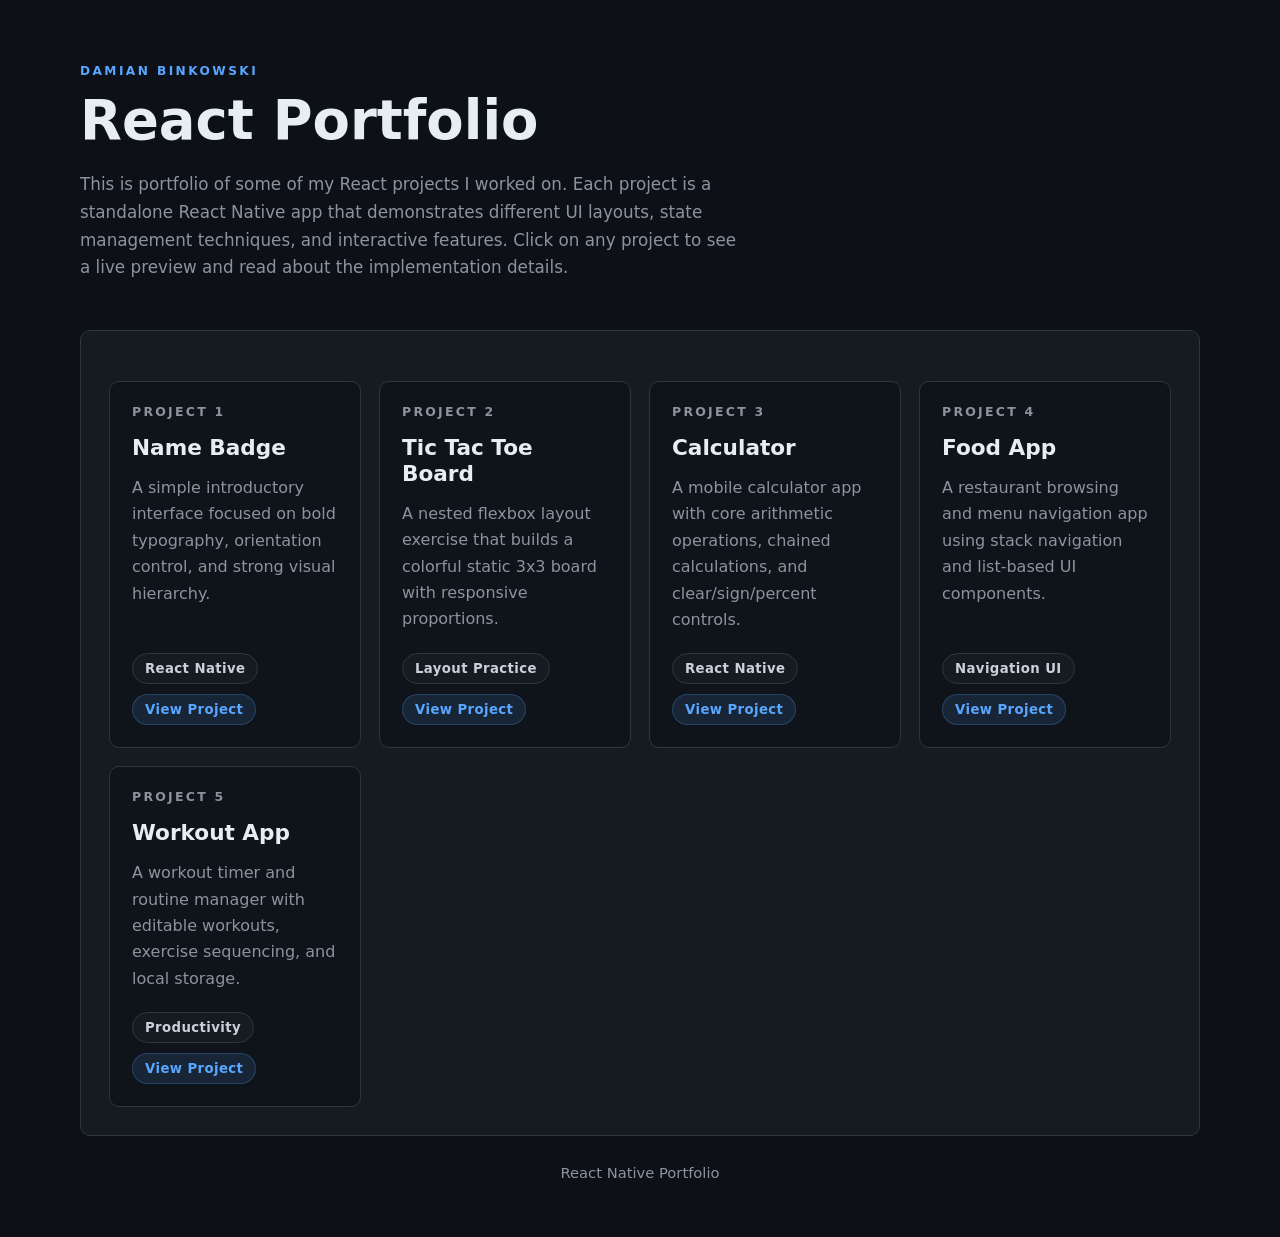
<file: index.html>
<!DOCTYPE html>
<html lang="en">
<head>
  <meta charset="UTF-8" />
  <meta name="viewport" content="width=device-width, initial-scale=1.0" />
  <meta
    name="description"
    content="A portfolio site for Damian's React Native and UI practice projects, ready to publish with GitHub Pages."
  />
  <title>React Portfolio</title>
  <link rel="stylesheet" href="styles.css" />
</head>
<body>
  <div class="site-shell">
    <header class="hero">
      <p class="eyebrow">Damian Binkowski</p>
      <h1>React Portfolio</h1>
      <p class="hero-copy">
        This is portfolio of some of my React projects I worked on. Each project is a standalone React Native app that demonstrates different UI layouts, state management techniques, and interactive features. Click on any project to see a live preview and read about the implementation details.
      </p>

    </header>

    <main>
      <section class="section-block">
        <div class="section-heading">
        </div>

        <div class="project-grid">
          <a class="project-card" href="1namebadge/index.html">
            <span class="card-number">Project 1</span>
            <h3>Name Badge</h3>
            <p>
              A simple introductory interface focused on bold typography, orientation control,
              and strong visual hierarchy.
            </p>
            <div class="card-footer">
              <span class="tag">React Native</span>
              <span class="status complete">View Project</span>
            </div>
          </a>

          <a class="project-card" href="2tictactoe/index.html">
            <span class="card-number">Project 2</span>
            <h3>Tic Tac Toe Board</h3>
            <p>
              A nested flexbox layout exercise that builds a colorful static 3x3 board with responsive proportions.
            </p>
            <div class="card-footer">
              <span class="tag">Layout Practice</span>
              <span class="status complete">View Project</span>
            </div>
          </a>

          <a class="project-card" href="3calculator/index.html">
            <span class="card-number">Project 3</span>
            <h3>Calculator</h3>
            <p>
              A mobile calculator app with core arithmetic operations, chained calculations, and clear/sign/percent controls.
            </p>
            <div class="card-footer">
              <span class="tag">React Native</span>
              <span class="status complete">View Project</span>
            </div>
          </a>

          <a class="project-card" href="4foodapp/index.html">
            <span class="card-number">Project 4</span>
            <h3>Food App</h3>
            <p>
              A restaurant browsing and menu navigation app using stack navigation and list-based UI components.
            </p>
            <div class="card-footer">
              <span class="tag">Navigation UI</span>
              <span class="status complete">View Project</span>
            </div>
          </a>

          <a class="project-card" href="5workout/index.html">
            <span class="card-number">Project 5</span>
            <h3>Workout App</h3>
            <p>
              A workout timer and routine manager with editable workouts, exercise sequencing, and local storage.
            </p>
            <div class="card-footer">
              <span class="tag">Productivity</span>
              <span class="status complete">View Project</span>
            </div>
          </a>
        </div>
      </section>
    </main>

    <footer class="repo-footer">React Native Portfolio</footer>
  </div>
</body>
</html>
</file>
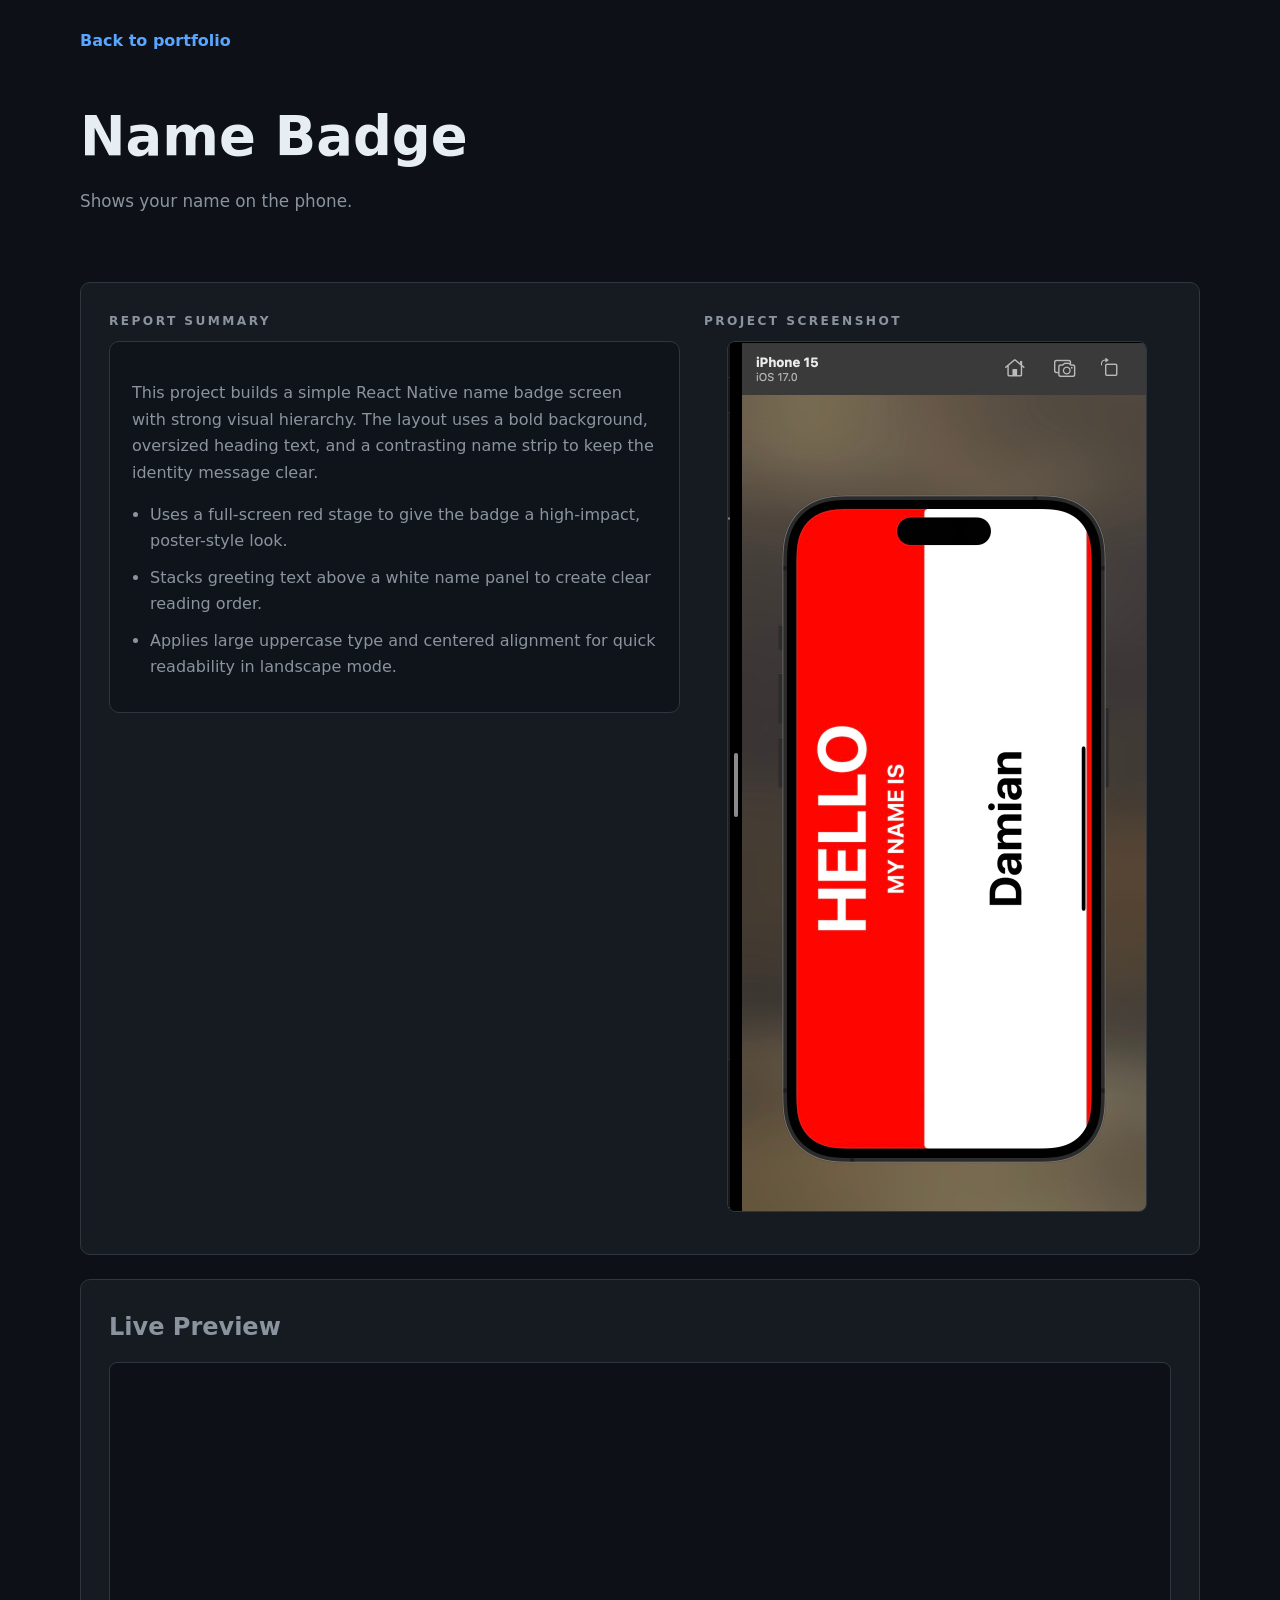
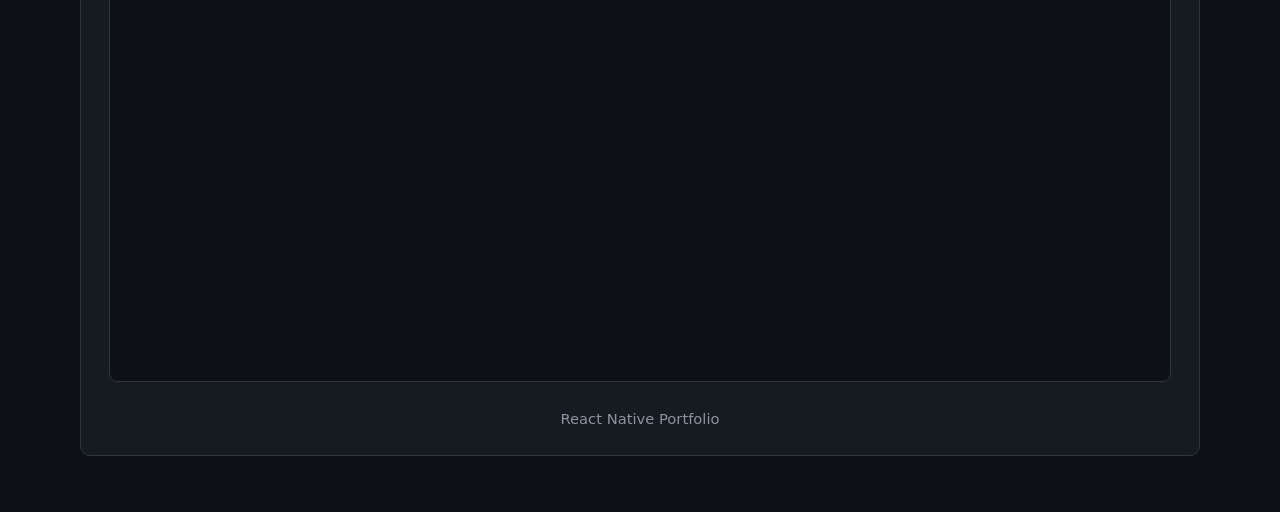
<file: 1namebadge/index.html>
<!DOCTYPE html>
<html lang="en">
<head>
  <meta charset="UTF-8" />
  <meta name="viewport" content="width=device-width, initial-scale=1.0" />
  <title>Project 1 | Name Badge</title>
  <link rel="stylesheet" href="../styles.css" />
</head>
<body class="project-namebadge">
  <div class="site-shell">
    <nav class="top-nav">
      <a href="../index.html">Back to portfolio</a>
    </nav>

    <header class="page-hero">
      <h1>Name Badge</h1>

        <p class="page-subtitle">
          Shows your name on the phone. 

        
      </p>
      <br>

    </header>

    </section>
    
    <section class="content-card two-column">
      <div>
        <p class="mini-label">Report Summary</p>
        <div class="summary-box">
          <p>
            This project builds a simple React Native name badge screen with strong visual hierarchy. The layout uses
            a bold background, oversized heading text, and a contrasting name strip to keep the identity message clear.
          </p>
          <ul>
            <li>Uses a full-screen red stage to give the badge a high-impact, poster-style look.</li>
            <li>Stacks greeting text above a white name panel to create clear reading order.</li>
            <li>Applies large uppercase type and centered alignment for quick readability in landscape mode.</li>
          </ul>
        </div>
      </div>
      <div>
        <p class="mini-label">Project Screenshot</p>
        <img class="project-screenshot" src="./Screenshot.jpg" alt="Name Badge project screenshot" />
      </div>


        
       
    </section>
    <section class="content-card">
    <p class="preview-title">Live Preview</p>
    <div
          data-snack-id="@dambinkowski/name-badge"
          data-snack-platform="web"
          data-snack-supported-platforms="web"
          data-snack-preview="true"
          data-snack-theme="dark"
          style="overflow:hidden;background:#0d1117;border:1px solid #30363d;border-radius:8px;height:620px;width:100%"
        >
        <script async src="https://snack.expo.dev/embed.js"></script>

    </div>

    <footer class="repo-footer">React Native Portfolio</footer>
  </div>
</body>
</html>
</file>
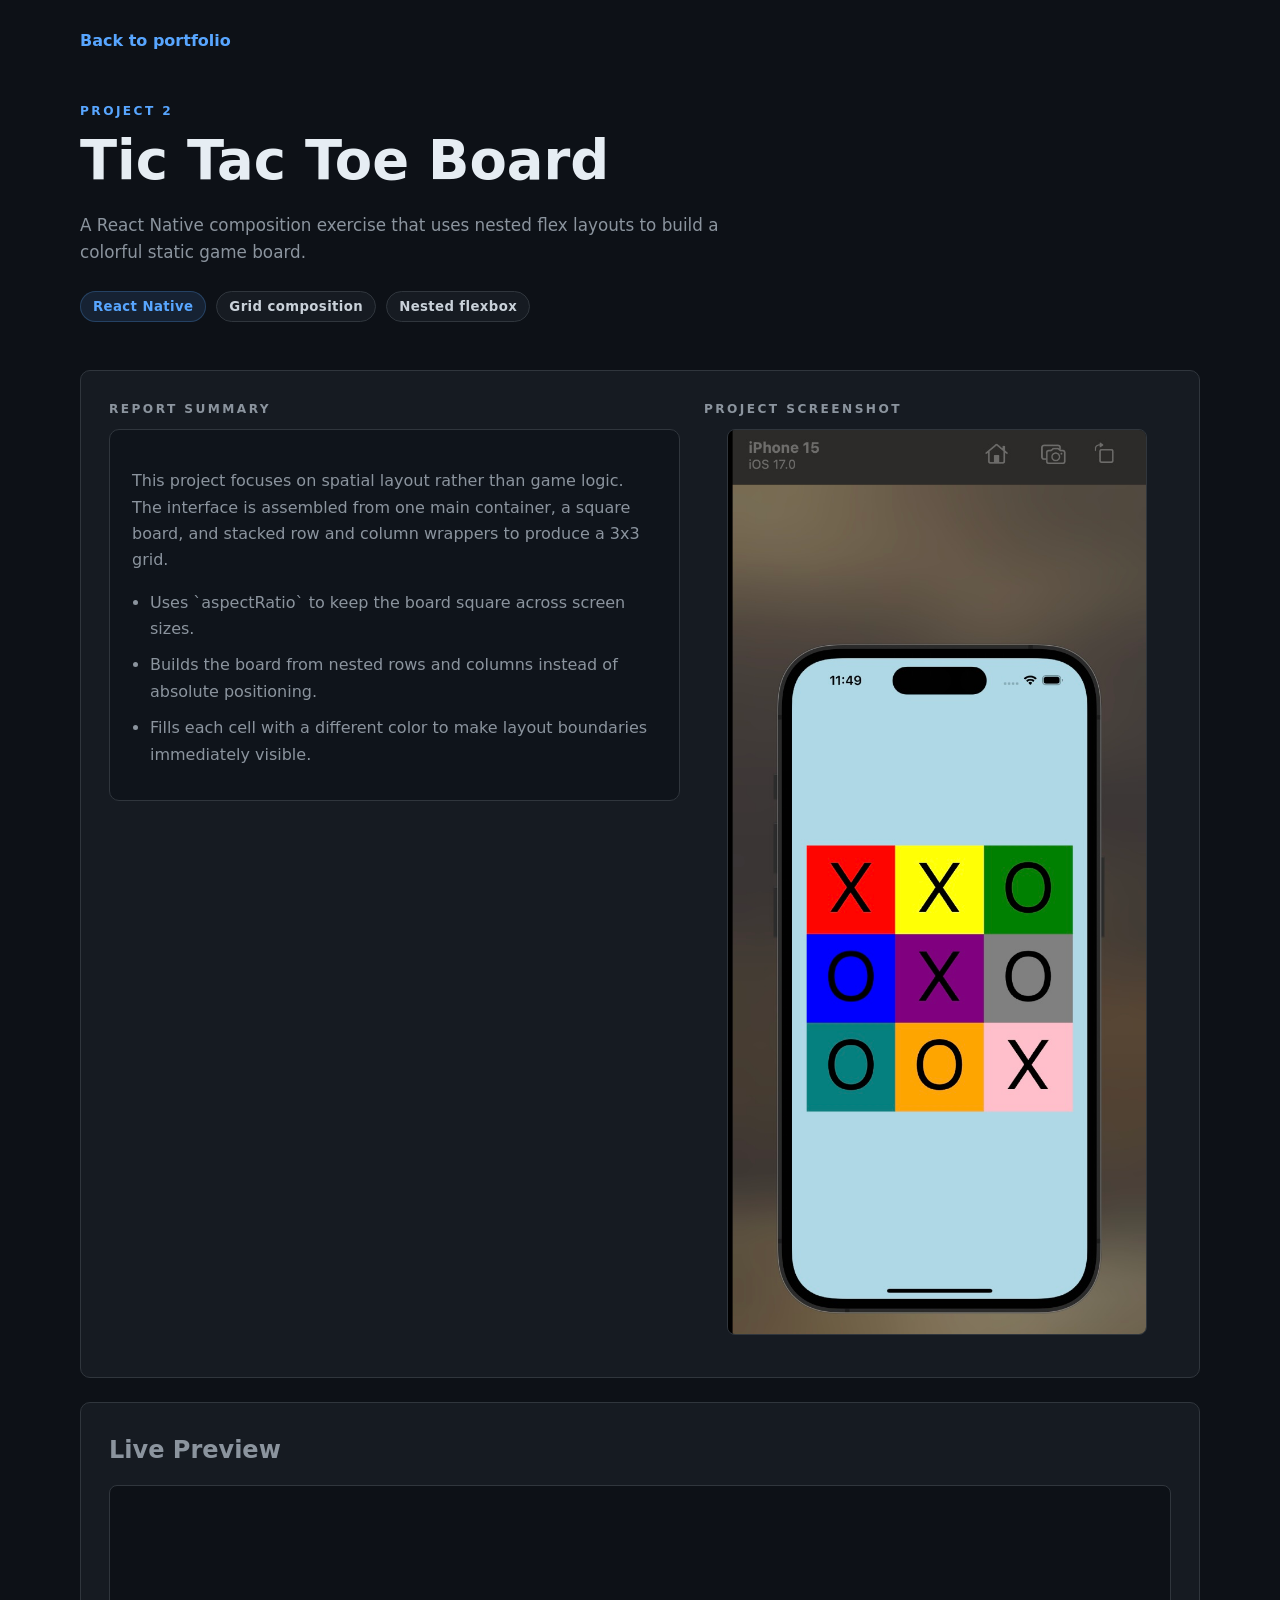
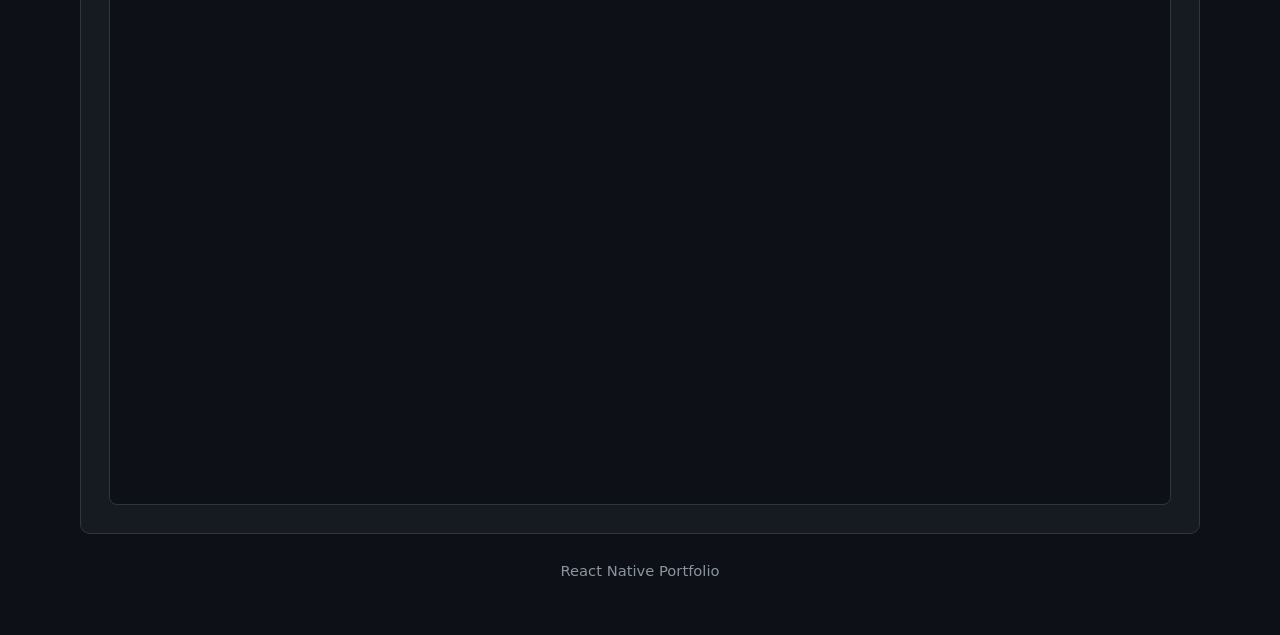
<file: 2tictactoe/index.html>
<!DOCTYPE html>
<html lang="en">
<head>
  <meta charset="UTF-8" />
  <meta name="viewport" content="width=device-width, initial-scale=1.0" />
  <title>Project 2 | Tic Tac Toe Board</title>
  <link rel="stylesheet" href="../styles.css" />
</head>
<body>
  <div class="site-shell">
    <nav class="top-nav">
      <a href="../index.html">Back to portfolio</a>
    </nav>

    <header class="page-hero">
      <p class="eyebrow">Project 2</p>
      <h1>Tic Tac Toe Board</h1>
      <p class="page-subtitle">
        A React Native composition exercise that uses nested flex layouts to build a colorful static game board.
      </p>
      <div class="meta-row">
        <span class="pill pill-accent">React Native</span>
        <span class="pill">Grid composition</span>
        <span class="pill">Nested flexbox</span>
      </div>
    </header>

    <section class="content-card two-column">
      <div>
        <p class="mini-label">Report Summary</p>
        <div class="summary-box">
          <p>
            This project focuses on spatial layout rather than game logic. The interface is assembled from one main
            container, a square board, and stacked row and column wrappers to produce a 3x3 grid.
          </p>
          <ul>
            <li>Uses `aspectRatio` to keep the board square across screen sizes.</li>
            <li>Builds the board from nested rows and columns instead of absolute positioning.</li>
            <li>Fills each cell with a different color to make layout boundaries immediately visible.</li>
          </ul>
        </div>
      </div>

      <div>
        <p class="mini-label">Project Screenshot</p>
        <img class="project-screenshot" src="./Screenshot.jpg" alt="Tic Tac Toe app screenshot" />
      </div>
    </section>

    <section class="content-card">
      <p class="preview-title">Live Preview</p>
      <div
        data-snack-id="@dambinkowski/tic-tac-toe"
        data-snack-platform="web"
        data-snack-supported-platforms="web"
        data-snack-preview="true"
        data-snack-theme="light"
        style="overflow:hidden;background:#0d1117;border:1px solid #30363d;border-radius:8px;height:620px;width:100%"
      >
        <script async src="https://snack.expo.dev/embed.js"></script>
      </div>
    </section>

    <footer class="repo-footer">React Native Portfolio</footer>
  </div>
</body>
</html>
</file>
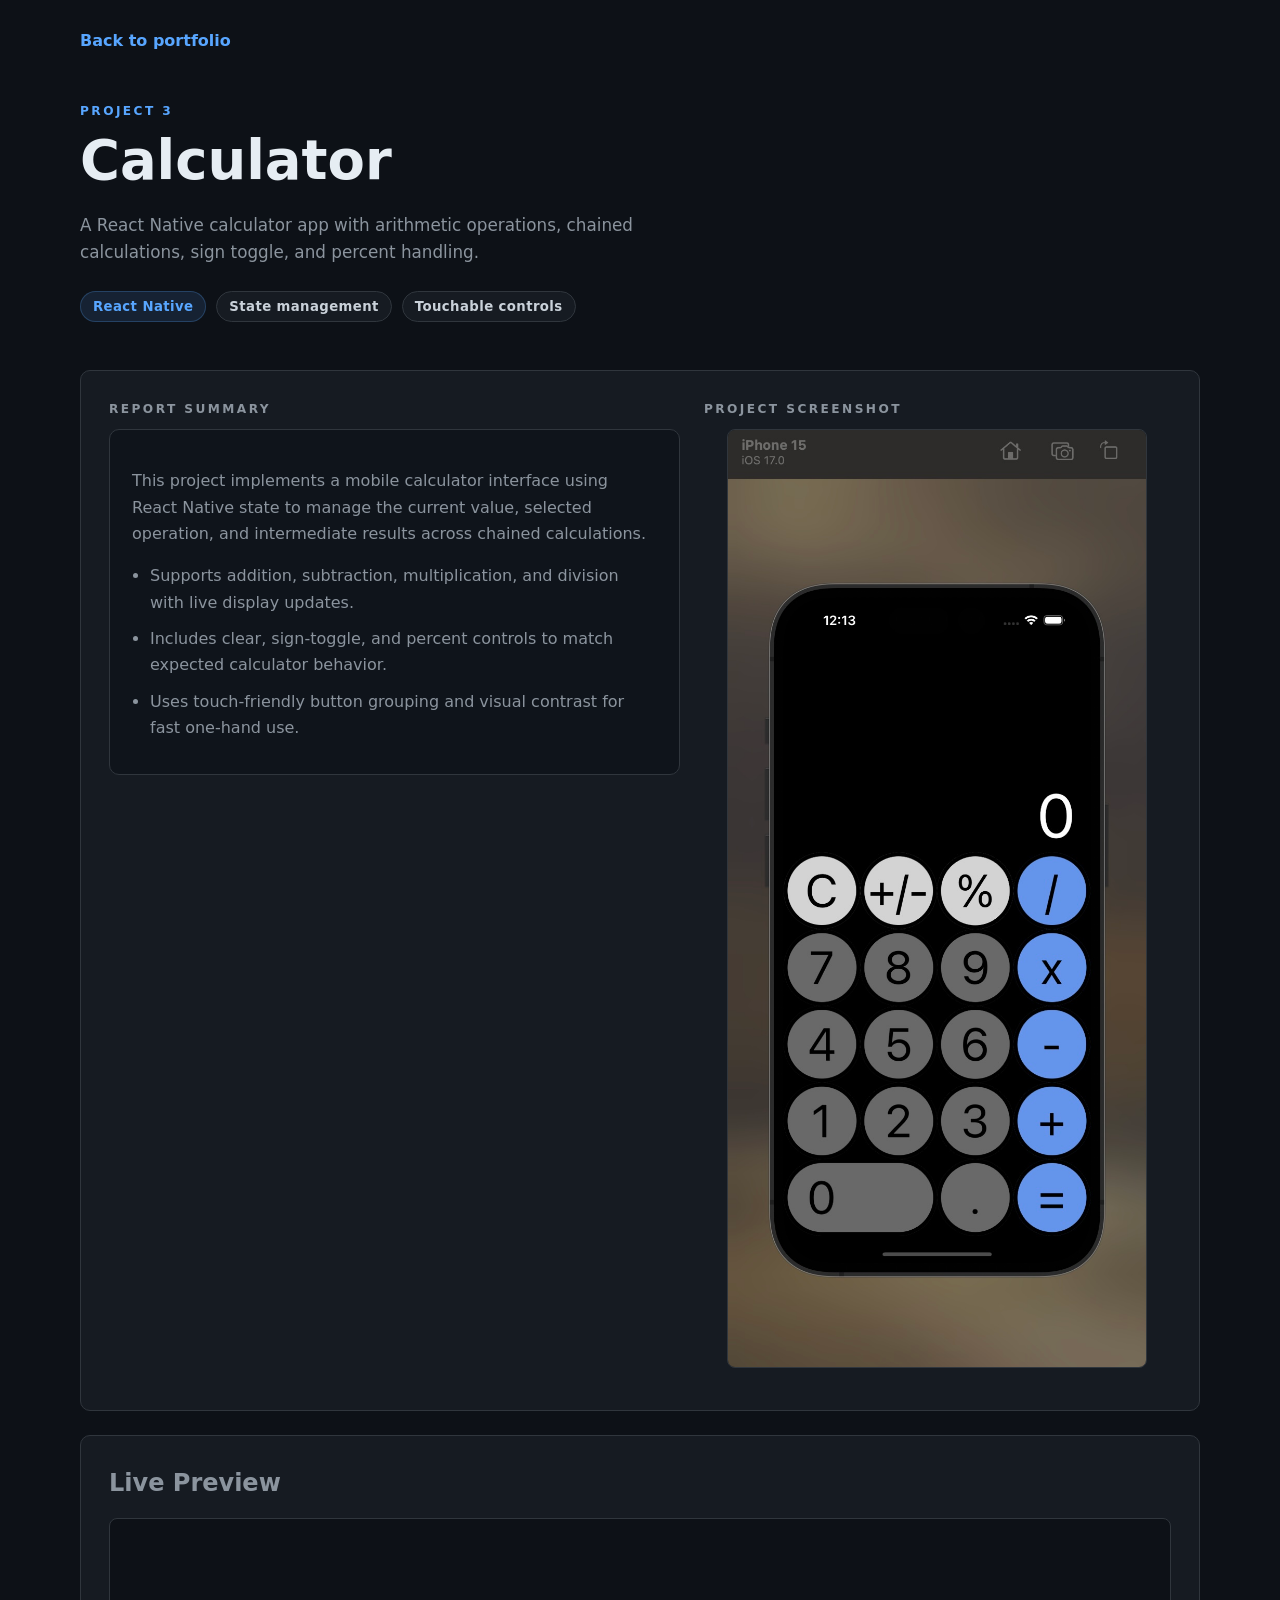
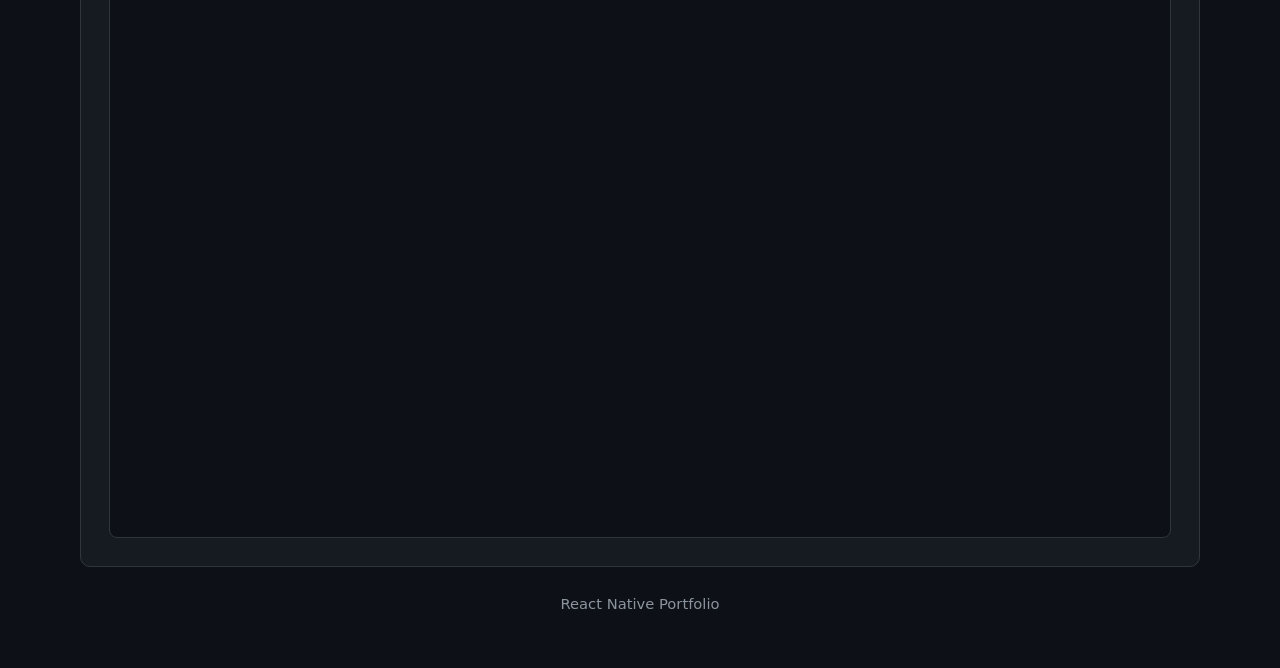
<file: 3calculator/index.html>
<!DOCTYPE html>
<html lang="en">
<head>
  <meta charset="UTF-8" />
  <meta name="viewport" content="width=device-width, initial-scale=1.0" />
  <title>Project 3 | Calculator</title>
  <link rel="stylesheet" href="../styles.css" />
</head>
<body>
  <div class="site-shell">
    <nav class="top-nav">
      <a href="../index.html">Back to portfolio</a>
    </nav>

    <header class="page-hero">
      <p class="eyebrow">Project 3</p>
      <h1>Calculator</h1>
      <p class="page-subtitle">
        A React Native calculator app with arithmetic operations, chained calculations, sign toggle, and percent handling.
      </p>
      <div class="meta-row">
        <span class="pill pill-accent">React Native</span>
        <span class="pill">State management</span>
        <span class="pill">Touchable controls</span>
      </div>
    </header>

    <section class="content-card two-column">
      <div>
        <p class="mini-label">Report Summary</p>
        <div class="summary-box">
          <p>
            This project implements a mobile calculator interface using React Native state to manage the current
            value, selected operation, and intermediate results across chained calculations.
          </p>
          <ul>
            <li>Supports addition, subtraction, multiplication, and division with live display updates.</li>
            <li>Includes clear, sign-toggle, and percent controls to match expected calculator behavior.</li>
            <li>Uses touch-friendly button grouping and visual contrast for fast one-hand use.</li>
          </ul>
        </div>
      </div>
      <div>
        <p class="mini-label">Project Screenshot</p>
        <img class="project-screenshot" src="./Screenshot.jpg" alt="Calculator app screenshot" />
      </div>
    </section>

    <section class="content-card">
      <p class="preview-title">Live Preview</p>
      <div
        data-snack-id="@dambinkowski/calculator"
        data-snack-platform="web"
        data-snack-supported-platforms="web"
        data-snack-preview="true"
        data-snack-theme="light"
        style="overflow:hidden;background:#0d1117;border:1px solid #30363d;border-radius:8px;height:620px;width:100%"
      >
        <script async src="https://snack.expo.dev/embed.js"></script>
      </div>
    </section>

    <footer class="repo-footer">React Native Portfolio</footer>
  </div>
</body>
</html>
</file>
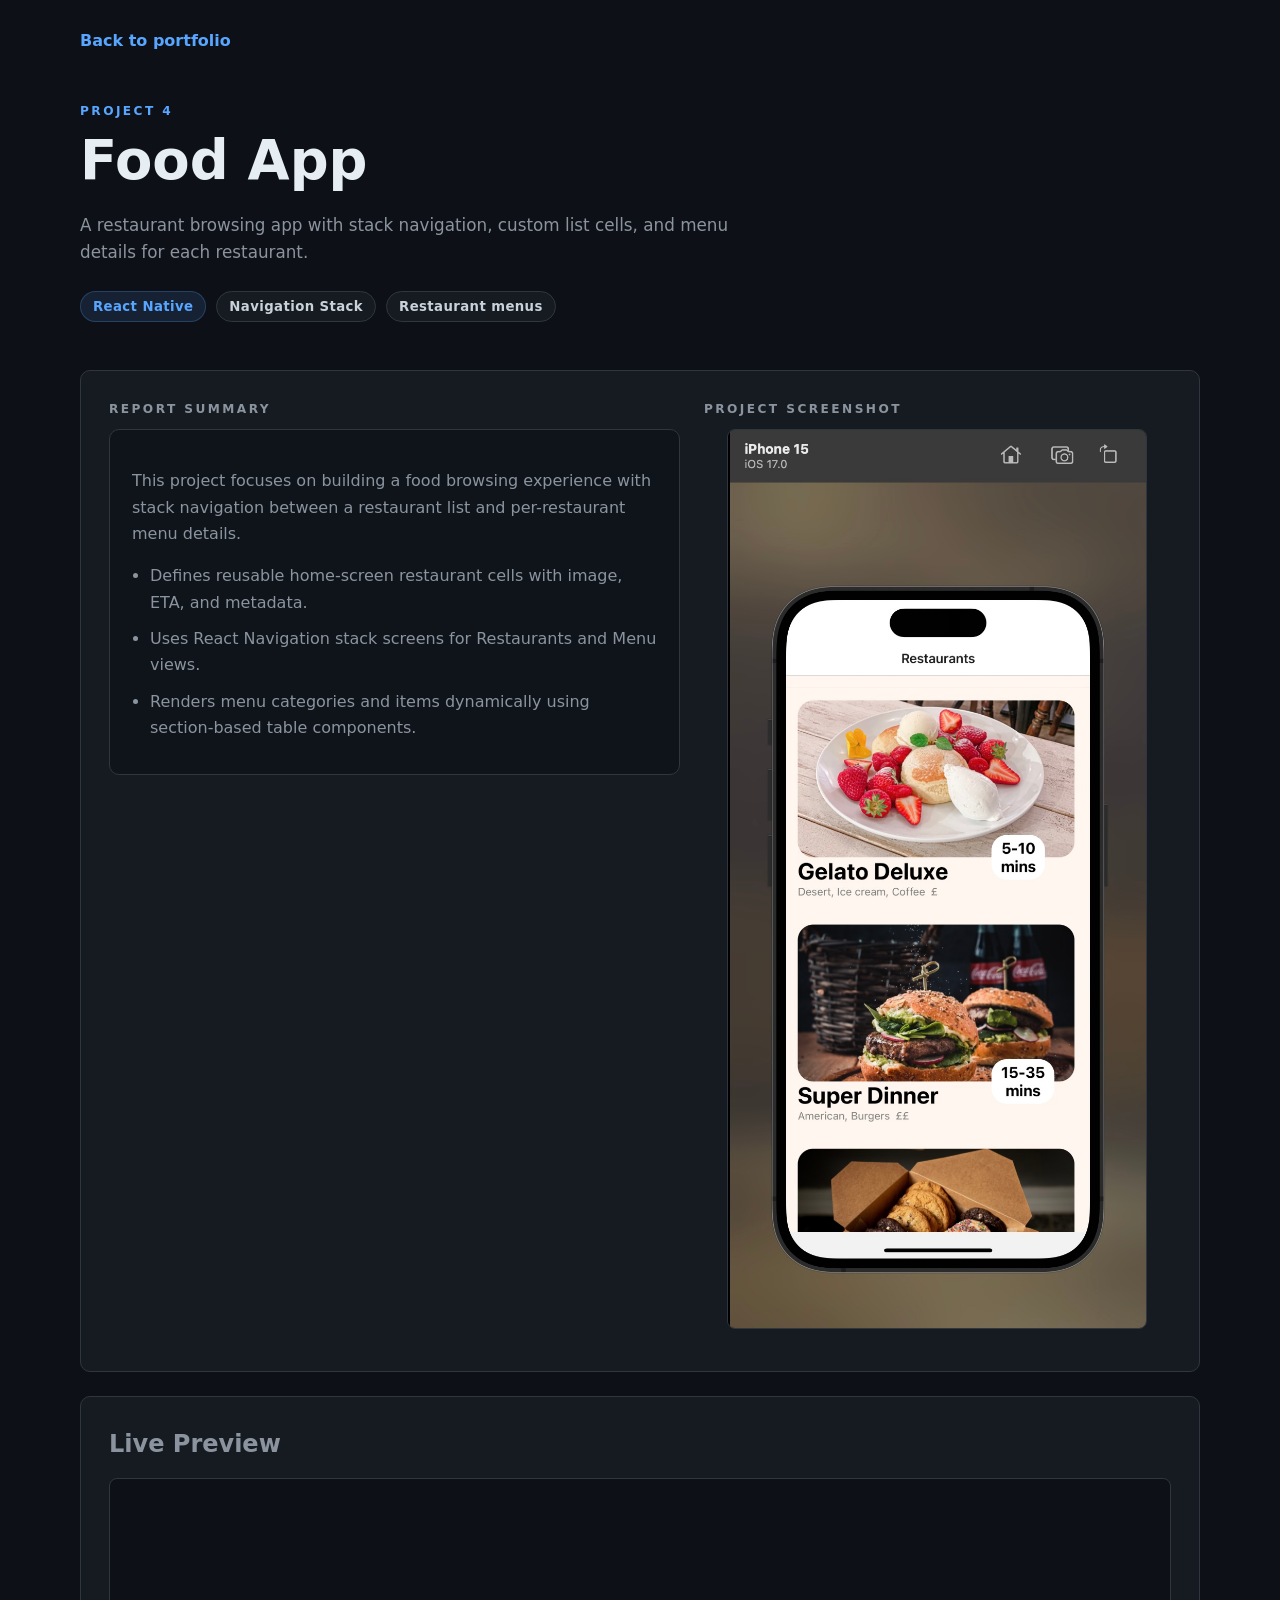
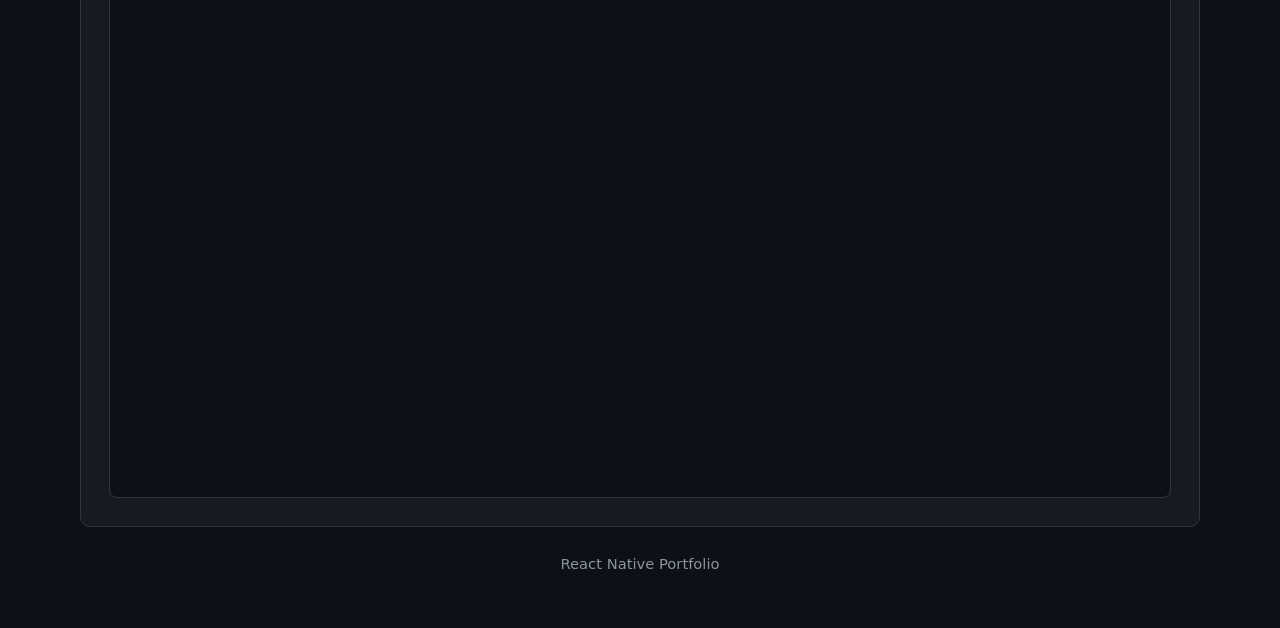
<file: 4foodapp/index.html>
<!DOCTYPE html>
<html lang="en">
<head>
  <meta charset="UTF-8" />
  <meta name="viewport" content="width=device-width, initial-scale=1.0" />
  <title>Project 4 | Food App</title>
  <link rel="stylesheet" href="../styles.css" />
</head>
<body>
  <div class="site-shell">
    <nav class="top-nav">
      <a href="../index.html">Back to portfolio</a>
    </nav>

    <header class="page-hero">
      <p class="eyebrow">Project 4</p>
      <h1>Food App</h1>
      <p class="page-subtitle">
        A restaurant browsing app with stack navigation, custom list cells, and menu details for each restaurant.
      </p>
      <div class="meta-row">
        <span class="pill pill-accent">React Native</span>
        <span class="pill">Navigation Stack</span>
        <span class="pill">Restaurant menus</span>
      </div>
    </header>

    <section class="content-card two-column">
      <div>
        <p class="mini-label">Report Summary</p>
        <div class="summary-box">
          <p>
            This project focuses on building a food browsing experience with stack navigation between a
            restaurant list and per-restaurant menu details.
          </p>
          <ul>
            <li>Defines reusable home-screen restaurant cells with image, ETA, and metadata.</li>
            <li>Uses React Navigation stack screens for Restaurants and Menu views.</li>
            <li>Renders menu categories and items dynamically using section-based table components.</li>
          </ul>
        </div>
      </div>

      <div>
        <p class="mini-label">Project Screenshot</p>
        <img class="project-screenshot" src="./Screenshot.jpg" alt="Food app screenshot" />
      </div>
    </section>

    <section class="content-card">
      <p class="preview-title">Live Preview</p>
      <div
        data-snack-id="@dambinkowski/foodorderingapp"
        data-snack-platform="web"
        data-snack-supported-platforms="web"
        data-snack-preview="true"
        data-snack-theme="light"
        style="overflow:hidden;background:#0d1117;border:1px solid #30363d;border-radius:8px;height:620px;width:100%"
      >
        <script async src="https://snack.expo.dev/embed.js"></script>
      </div>
    </section>

    <footer class="repo-footer">React Native Portfolio</footer>
  </div>
</body>
</html>
</file>
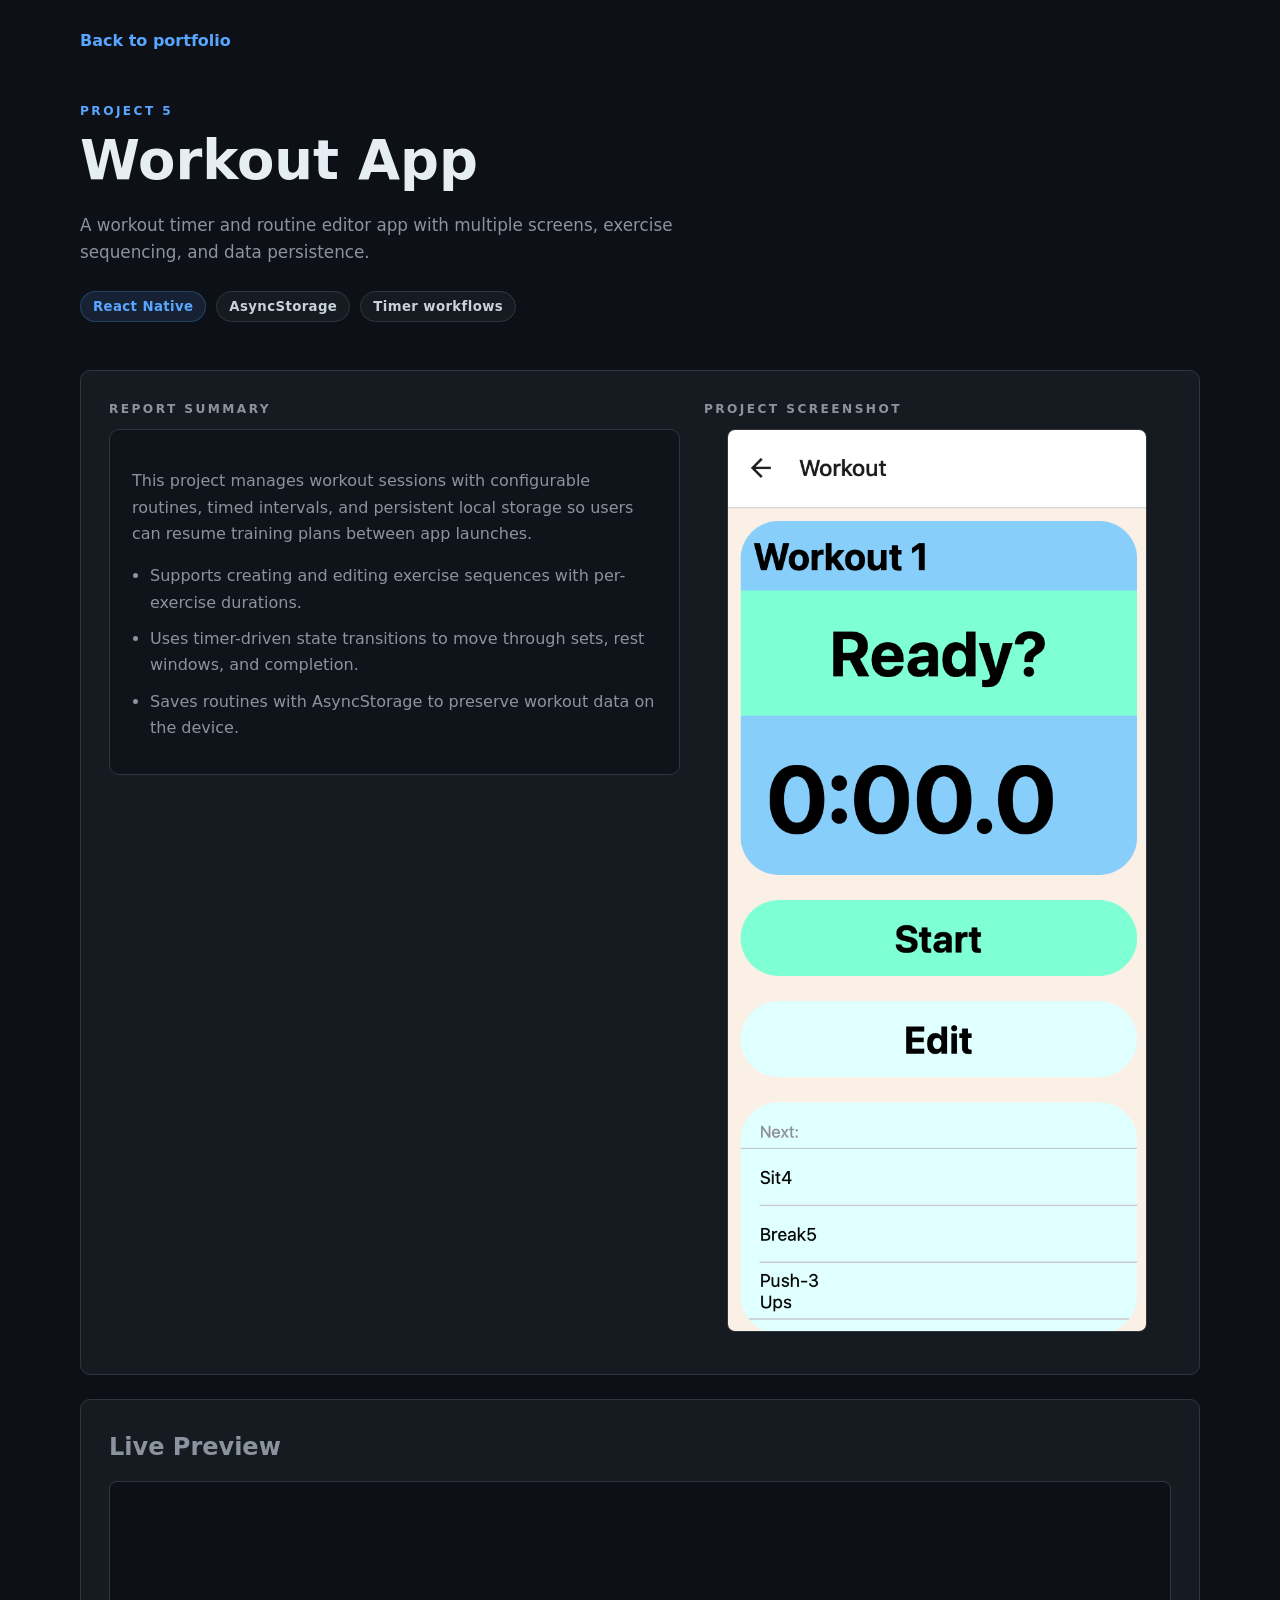
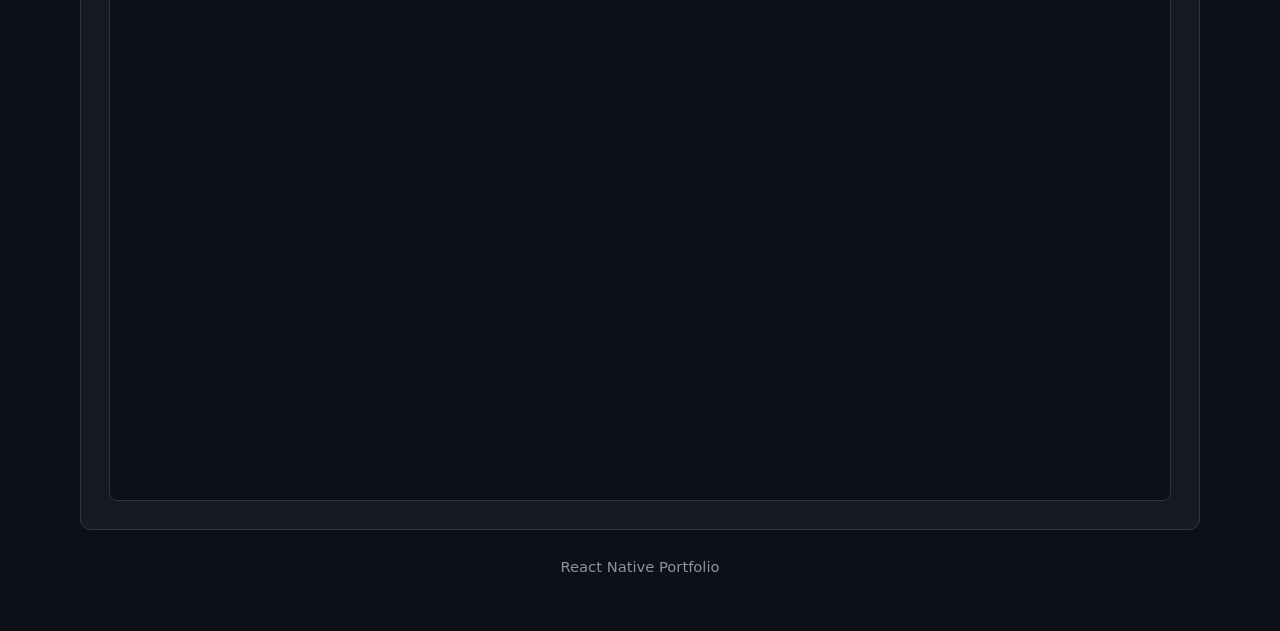
<file: 5workout/index.html>
<!DOCTYPE html>
<html lang="en">
<head>
  <meta charset="UTF-8" />
  <meta name="viewport" content="width=device-width, initial-scale=1.0" />
  <title>Project 5 | Workout App</title>
  <link rel="stylesheet" href="../styles.css" />
</head>
<body>
  <div class="site-shell">
    <nav class="top-nav">
      <a href="../index.html">Back to portfolio</a>
    </nav>

    <header class="page-hero">
      <p class="eyebrow">Project 5</p>
      <h1>Workout App</h1>
      <p class="page-subtitle">
        A workout timer and routine editor app with multiple screens, exercise sequencing, and data persistence.
      </p>
      <div class="meta-row">
        <span class="pill pill-accent">React Native</span>
        <span class="pill">AsyncStorage</span>
        <span class="pill">Timer workflows</span>
      </div>
    </header>

    <section class="content-card two-column">
      <div>
        <p class="mini-label">Report Summary</p>
        <div class="summary-box">
          <p>
            This project manages workout sessions with configurable routines, timed intervals, and persistent local
            storage so users can resume training plans between app launches.
          </p>
          <ul>
            <li>Supports creating and editing exercise sequences with per-exercise durations.</li>
            <li>Uses timer-driven state transitions to move through sets, rest windows, and completion.</li>
            <li>Saves routines with AsyncStorage to preserve workout data on the device.</li>
          </ul>
        </div>
      </div>
      <div>
        <p class="mini-label">Project Screenshot</p>
        <img class="project-screenshot" src="./Screenshot.jpg" alt="Workout app screenshot" />
      </div>
    </section>

    <section class="content-card">
      <p class="preview-title">Live Preview</p>
      <div
        data-snack-id="@dambinkowski/workoutapp"
        data-snack-platform="web"
        data-snack-supported-platforms="web"
        data-snack-preview="true"
        data-snack-theme="light"
        style="overflow:hidden;background:#0d1117;border:1px solid #30363d;border-radius:8px;height:620px;width:100%"
      >
        <script async src="https://snack.expo.dev/embed.js"></script>
      </div>
    </section>

    <footer class="repo-footer">React Native Portfolio</footer>
  </div>
</body>
</html>
</file>
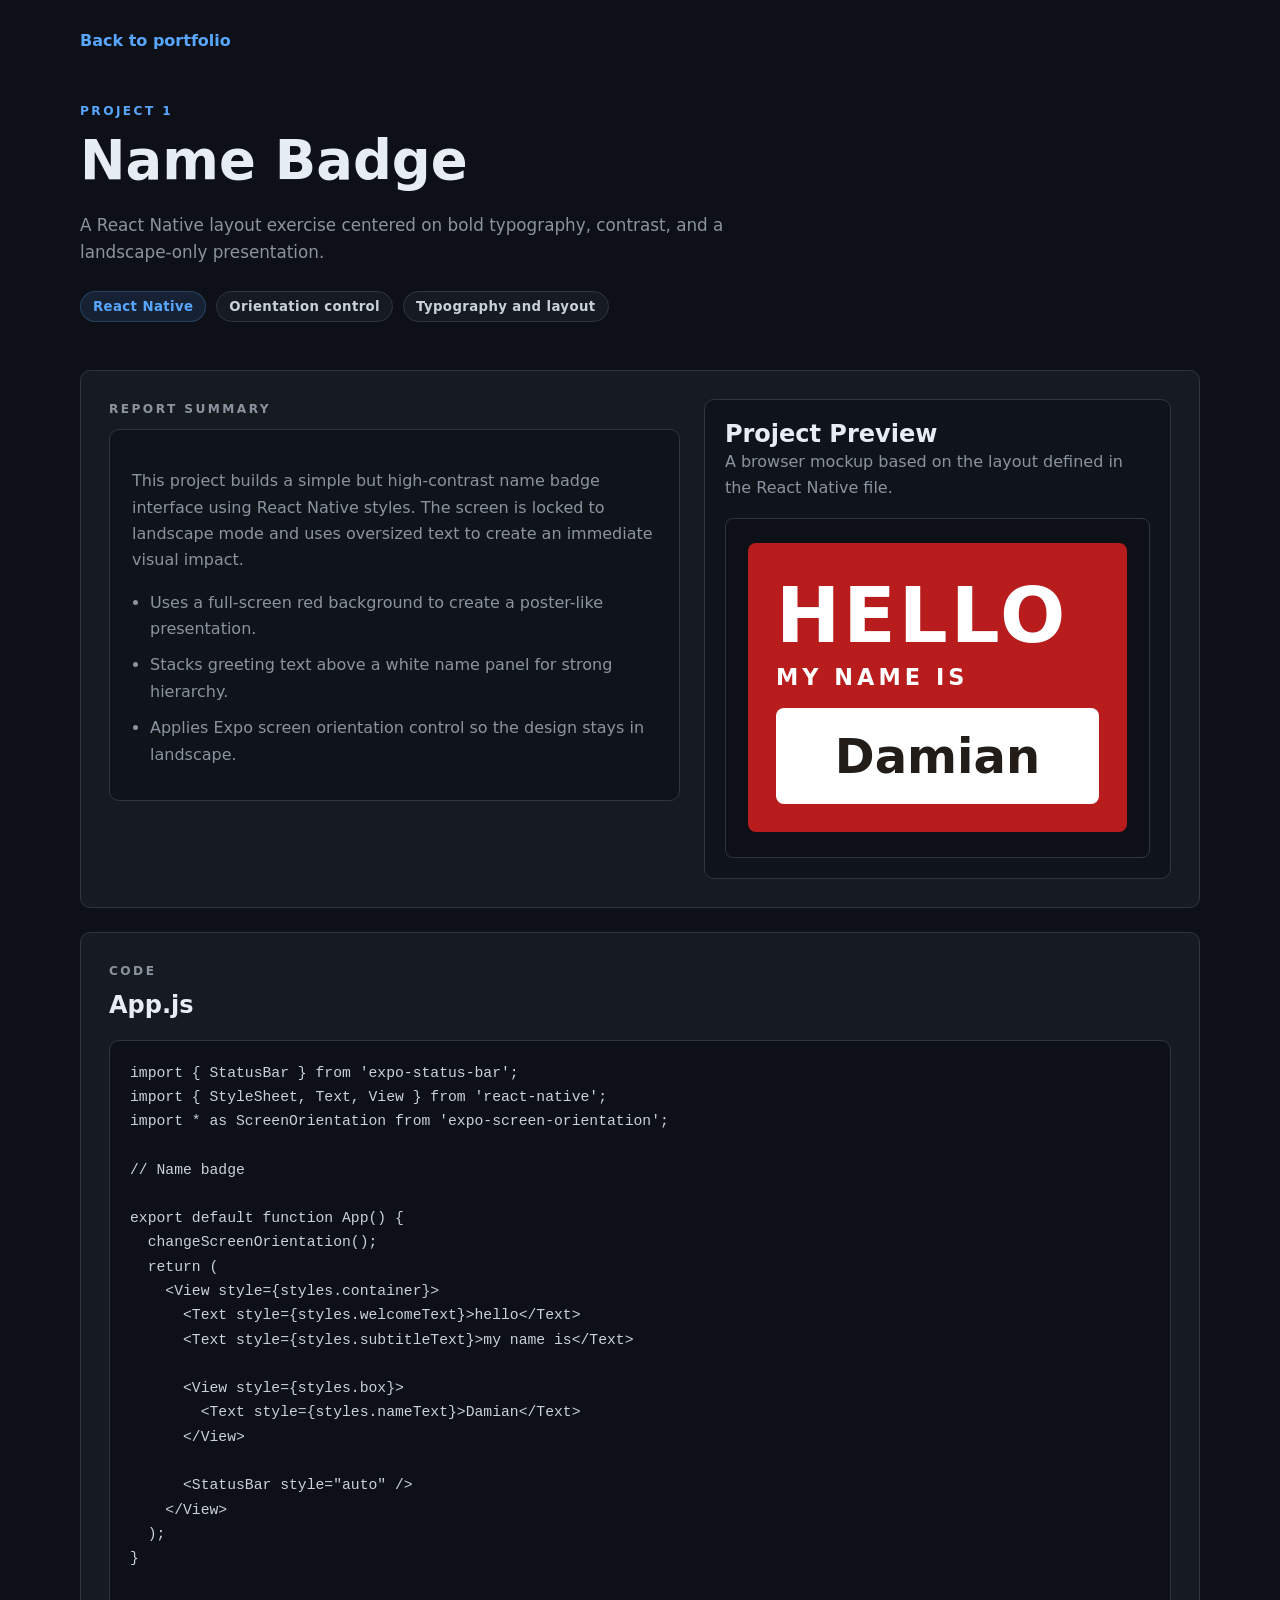
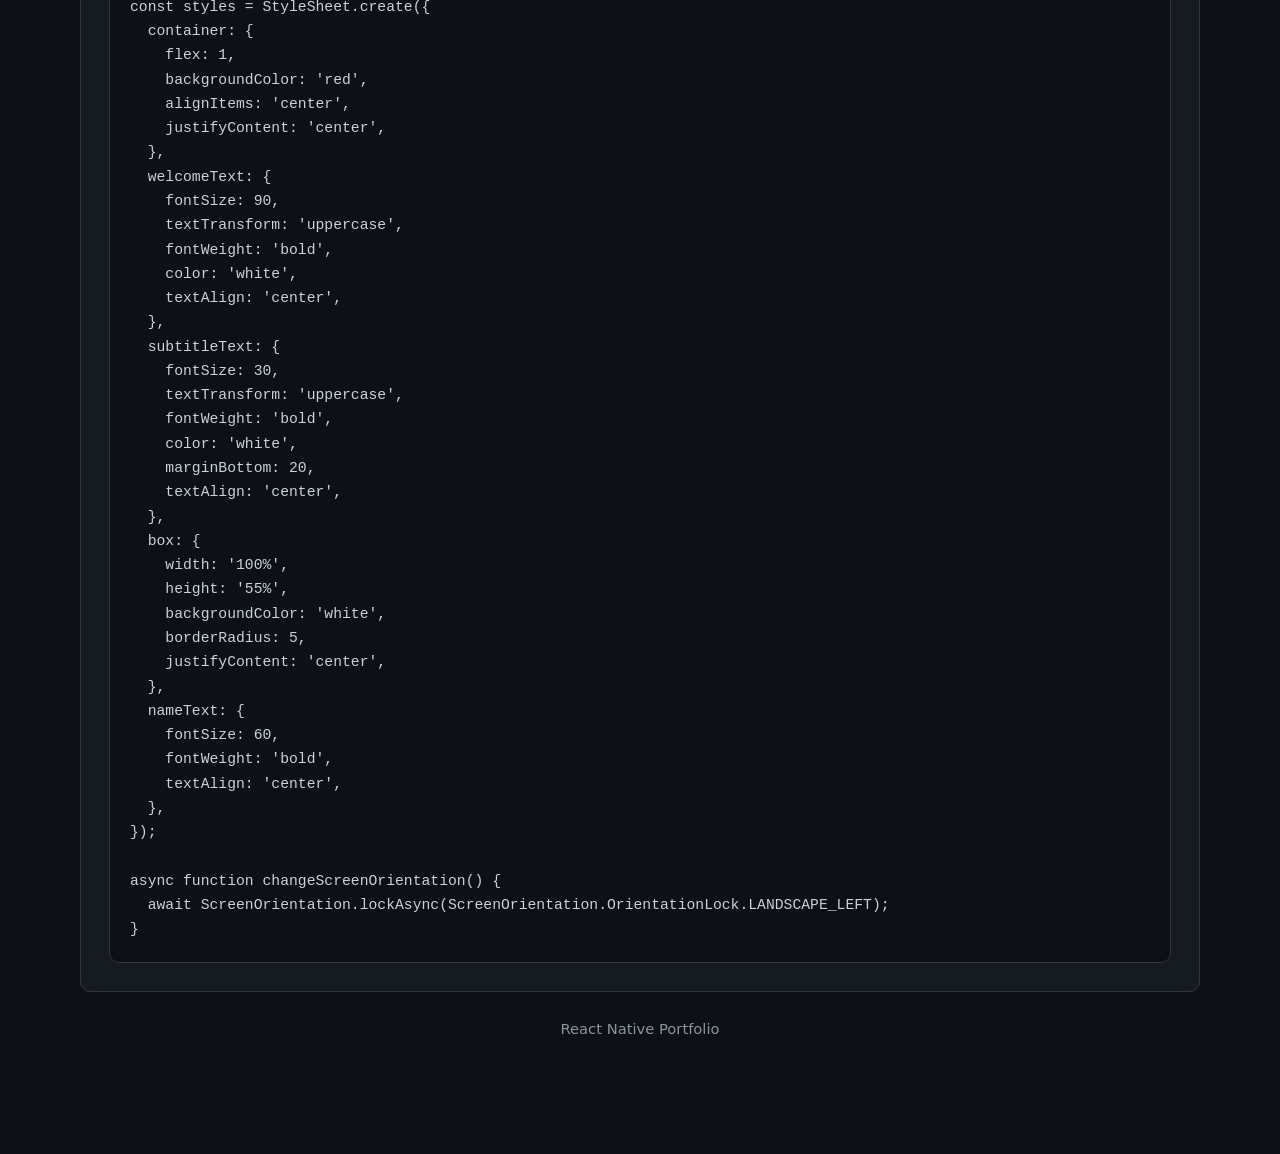
<file: project1/index.html>
<!DOCTYPE html>
<html lang="en">
<head>
  <meta charset="UTF-8" />
  <meta name="viewport" content="width=device-width, initial-scale=1.0" />
  <title>Project 1 | Name Badge</title>
  <link rel="stylesheet" href="../styles.css" />
</head>
<body>
  <div class="site-shell">
    <nav class="top-nav">
      <a href="../index.html">Back to portfolio</a>
    </nav>

    <header class="page-hero">
      <p class="eyebrow">Project 1</p>
      <h1>Name Badge</h1>
      <p class="page-subtitle">
        A React Native layout exercise centered on bold typography, contrast, and a landscape-only presentation.
      </p>
      <div class="meta-row">
        <span class="pill pill-accent">React Native</span>
        <span class="pill">Orientation control</span>
        <span class="pill">Typography and layout</span>
      </div>
    </header>

    <section class="content-card two-column">
      <div>
        <p class="mini-label">Report Summary</p>
        <div class="summary-box">
          <p>
            This project builds a simple but high-contrast name badge interface using React Native styles.
            The screen is locked to landscape mode and uses oversized text to create an immediate visual impact.
          </p>
          <ul>
            <li>Uses a full-screen red background to create a poster-like presentation.</li>
            <li>Stacks greeting text above a white name panel for strong hierarchy.</li>
            <li>Applies Expo screen orientation control so the design stays in landscape.</li>
          </ul>
        </div>
      </div>

      <div class="preview-panel">
        <h2 class="preview-title">Project Preview</h2>
        <p class="preview-caption">A browser mockup based on the layout defined in the React Native file.</p>
        <div class="mock-stage">
          <div class="badge-preview">
            <div class="hello">HELLO</div>
            <div class="sub">MY NAME IS</div>
            <div class="name-strip">Damian</div>
          </div>
        </div>
      </div>
    </section>

    <section class="content-card">
      <p class="mini-label">Code</p>
      <h2>App.js</h2>
      <div class="code-block">
        <pre><code>import { StatusBar } from 'expo-status-bar';
import { StyleSheet, Text, View } from 'react-native';
import * as ScreenOrientation from 'expo-screen-orientation';

// Name badge

export default function App() {
  changeScreenOrientation();
  return (
    &lt;View style={styles.container}&gt;
      &lt;Text style={styles.welcomeText}&gt;hello&lt;/Text&gt;
      &lt;Text style={styles.subtitleText}&gt;my name is&lt;/Text&gt;

      &lt;View style={styles.box}&gt;
        &lt;Text style={styles.nameText}&gt;Damian&lt;/Text&gt;
      &lt;/View&gt;

      &lt;StatusBar style="auto" /&gt;
    &lt;/View&gt;
  );
}

const styles = StyleSheet.create({
  container: {
    flex: 1,
    backgroundColor: 'red',
    alignItems: 'center',
    justifyContent: 'center',
  },
  welcomeText: {
    fontSize: 90,
    textTransform: 'uppercase',
    fontWeight: 'bold',
    color: 'white',
    textAlign: 'center',
  },
  subtitleText: {
    fontSize: 30,
    textTransform: 'uppercase',
    fontWeight: 'bold',
    color: 'white',
    marginBottom: 20,
    textAlign: 'center',
  },
  box: {
    width: '100%',
    height: '55%',
    backgroundColor: 'white',
    borderRadius: 5,
    justifyContent: 'center',
  },
  nameText: {
    fontSize: 60,
    fontWeight: 'bold',
    textAlign: 'center',
  },
});

async function changeScreenOrientation() {
  await ScreenOrientation.lockAsync(ScreenOrientation.OrientationLock.LANDSCAPE_LEFT);
}</code></pre>
      </div>
    </section>

    <footer class="repo-footer">React Native Portfolio</footer>
  </div>
</body>
</html>
</file>
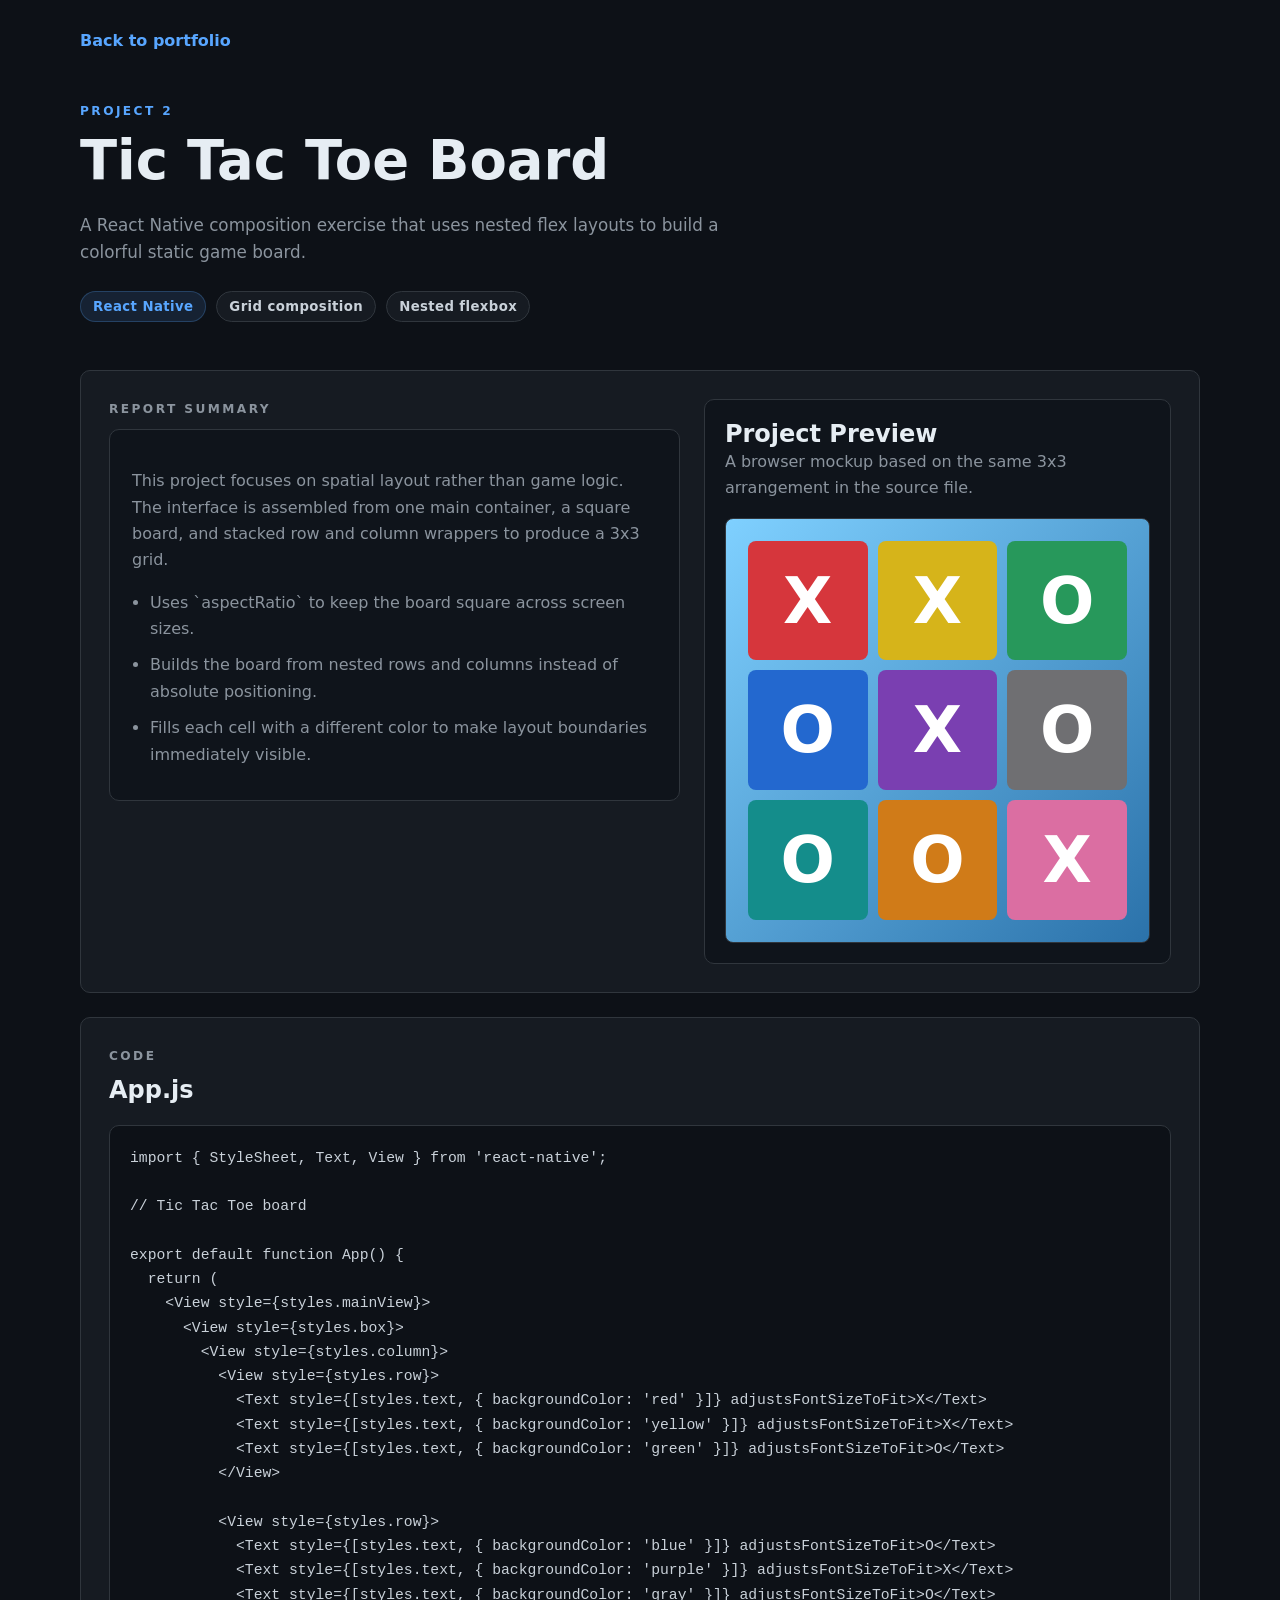
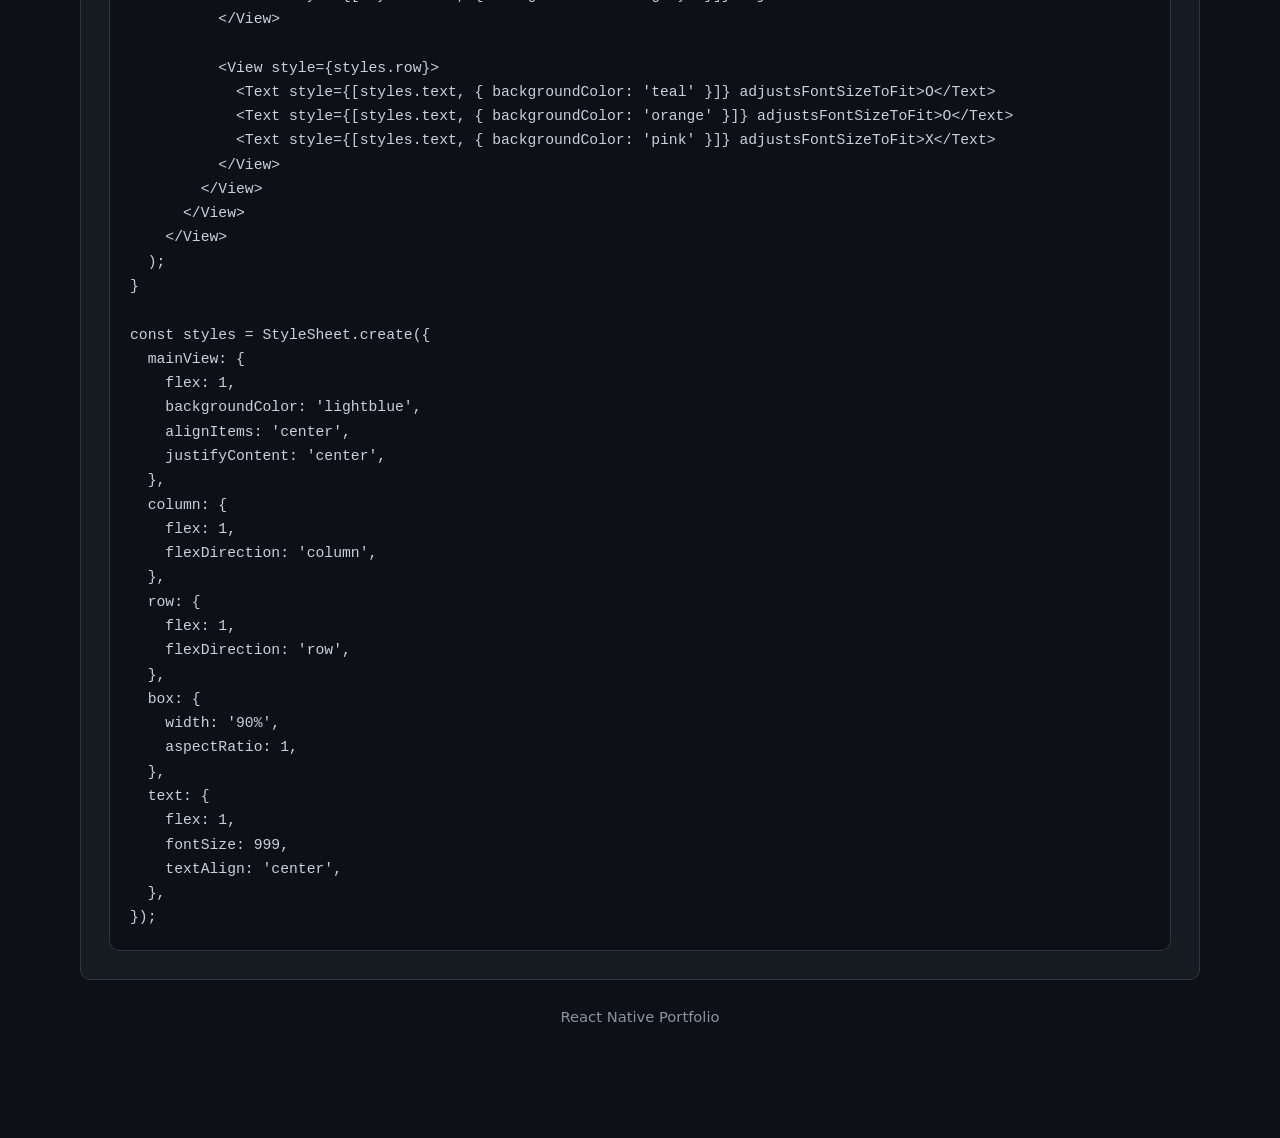
<file: project2/index.html>
<!DOCTYPE html>
<html lang="en">
<head>
  <meta charset="UTF-8" />
  <meta name="viewport" content="width=device-width, initial-scale=1.0" />
  <title>Project 2 | Tic Tac Toe Board</title>
  <link rel="stylesheet" href="../styles.css" />
</head>
<body>
  <div class="site-shell">
    <nav class="top-nav">
      <a href="../index.html">Back to portfolio</a>
    </nav>

    <header class="page-hero">
      <p class="eyebrow">Project 2</p>
      <h1>Tic Tac Toe Board</h1>
      <p class="page-subtitle">
        A React Native composition exercise that uses nested flex layouts to build a colorful static game board.
      </p>
      <div class="meta-row">
        <span class="pill pill-accent">React Native</span>
        <span class="pill">Grid composition</span>
        <span class="pill">Nested flexbox</span>
      </div>
    </header>

    <section class="content-card two-column">
      <div>
        <p class="mini-label">Report Summary</p>
        <div class="summary-box">
          <p>
            This project focuses on spatial layout rather than game logic. The interface is assembled from one main
            container, a square board, and stacked row and column wrappers to produce a 3x3 grid.
          </p>
          <ul>
            <li>Uses `aspectRatio` to keep the board square across screen sizes.</li>
            <li>Builds the board from nested rows and columns instead of absolute positioning.</li>
            <li>Fills each cell with a different color to make layout boundaries immediately visible.</li>
          </ul>
        </div>
      </div>

      <div class="preview-panel">
        <h2 class="preview-title">Project Preview</h2>
        <p class="preview-caption">A browser mockup based on the same 3x3 arrangement in the source file.</p>
        <div class="mock-stage" style="background: linear-gradient(135deg, #7fd0ff, #2b72aa);">
          <div class="board-preview">
            <div class="board-cell" style="background:#d6363c;">X</div>
            <div class="board-cell" style="background:#d6b41a;">X</div>
            <div class="board-cell" style="background:#27985b;">O</div>
            <div class="board-cell" style="background:#2368cf;">O</div>
            <div class="board-cell" style="background:#7a3fb1;">X</div>
            <div class="board-cell" style="background:#6f6f72;">O</div>
            <div class="board-cell" style="background:#148d8b;">O</div>
            <div class="board-cell" style="background:#d07b18;">O</div>
            <div class="board-cell" style="background:#db6ea2;">X</div>
          </div>
        </div>
      </div>
    </section>

    <section class="content-card">
      <p class="mini-label">Code</p>
      <h2>App.js</h2>
      <div class="code-block">
        <pre><code>import { StyleSheet, Text, View } from 'react-native';

// Tic Tac Toe board

export default function App() {
  return (
    &lt;View style={styles.mainView}&gt;
      &lt;View style={styles.box}&gt;
        &lt;View style={styles.column}&gt;
          &lt;View style={styles.row}&gt;
            &lt;Text style={[styles.text, { backgroundColor: 'red' }]} adjustsFontSizeToFit&gt;X&lt;/Text&gt;
            &lt;Text style={[styles.text, { backgroundColor: 'yellow' }]} adjustsFontSizeToFit&gt;X&lt;/Text&gt;
            &lt;Text style={[styles.text, { backgroundColor: 'green' }]} adjustsFontSizeToFit&gt;O&lt;/Text&gt;
          &lt;/View&gt;

          &lt;View style={styles.row}&gt;
            &lt;Text style={[styles.text, { backgroundColor: 'blue' }]} adjustsFontSizeToFit&gt;O&lt;/Text&gt;
            &lt;Text style={[styles.text, { backgroundColor: 'purple' }]} adjustsFontSizeToFit&gt;X&lt;/Text&gt;
            &lt;Text style={[styles.text, { backgroundColor: 'gray' }]} adjustsFontSizeToFit&gt;O&lt;/Text&gt;
          &lt;/View&gt;

          &lt;View style={styles.row}&gt;
            &lt;Text style={[styles.text, { backgroundColor: 'teal' }]} adjustsFontSizeToFit&gt;O&lt;/Text&gt;
            &lt;Text style={[styles.text, { backgroundColor: 'orange' }]} adjustsFontSizeToFit&gt;O&lt;/Text&gt;
            &lt;Text style={[styles.text, { backgroundColor: 'pink' }]} adjustsFontSizeToFit&gt;X&lt;/Text&gt;
          &lt;/View&gt;
        &lt;/View&gt;
      &lt;/View&gt;
    &lt;/View&gt;
  );
}

const styles = StyleSheet.create({
  mainView: {
    flex: 1,
    backgroundColor: 'lightblue',
    alignItems: 'center',
    justifyContent: 'center',
  },
  column: {
    flex: 1,
    flexDirection: 'column',
  },
  row: {
    flex: 1,
    flexDirection: 'row',
  },
  box: {
    width: '90%',
    aspectRatio: 1,
  },
  text: {
    flex: 1,
    fontSize: 999,
    textAlign: 'center',
  },
});</code></pre>
      </div>
    </section>

    <footer class="repo-footer">React Native Portfolio</footer>
  </div>
</body>
</html>
</file>
<file: styles.css>
:root {
  --bg: #0d1117;
  --bg-soft: #161b22;
  --surface: #161b22;
  --surface-strong: #0f141b;
  --text: #c9d1d9;
  --heading: #e6edf3;
  --muted: #8b949e;
  --line: #30363d;
  --accent: #58a6ff;
  --accent-soft: rgba(88, 166, 255, 0.12);
  --success: #238636;
  --warning: #9e6a03;
  --shadow: none;
  --radius-xl: 12px;
  --radius-lg: 10px;
  --radius-md: 8px;
}

* {
  box-sizing: border-box;
}

html {
  scroll-behavior: smooth;
}

body {
  margin: 0;
  min-height: 100vh;
  color: var(--text);
  font-family: "Segoe UI", system-ui, sans-serif;
  background: var(--bg);
}

a {
  color: inherit;
}

.site-shell {
  width: min(1120px, calc(100% - 32px));
  margin: 0 auto;
  padding: 28px 0 56px;
}

.hero,
.page-hero {
  padding: 36px 0 24px;
}

.eyebrow,
.section-label,
.mini-label {
  margin: 0 0 10px;
  font-size: 0.76rem;
  font-weight: 700;
  letter-spacing: 0.2em;
  text-transform: uppercase;
  color: var(--accent);
}

.hero h1,
.page-hero h1,
.section-heading h2,
.content-card h2,
.content-card h3,
.project-card h3,
.preview-title,
.placeholder-box h3 {
  margin: 0;
  font-family: "Segoe UI", system-ui, sans-serif;
  font-weight: 600;
  line-height: 1.2;
  color: var(--heading);
}

.hero h1,
.page-hero h1 {
  max-width: 18ch;
  font-size: clamp(2.2rem, 5vw, 3.4rem);
}

.hero-copy,
.page-subtitle,
.section-heading p,
.content-card p,
.summary-box,
.placeholder-box p,
.project-card p,
.top-nav a {
  color: var(--muted);
  line-height: 1.65;
}

.hero-copy,
.page-subtitle {
  max-width: 62ch;
  margin: 18px 0 0;
  font-size: 1.05rem;
}

.hero-meta,
.meta-row,
.card-footer,
.inline-list,
.top-nav {
  display: flex;
  flex-wrap: wrap;
  gap: 10px;
}

.hero-meta,
.meta-row {
  margin-top: 24px;
}

.pill,
.tag,
.status {
  display: inline-flex;
  align-items: center;
  gap: 8px;
  padding: 7px 12px;
  border-radius: 999px;
  border: 1px solid var(--line);
  font-size: 0.83rem;
  font-weight: 700;
  letter-spacing: 0.03em;
}

.pill,
.tag {
  background: var(--surface);
}

.pill-accent,
.status.complete {
  color: var(--accent);
  background: var(--accent-soft);
  border-color: rgba(88, 166, 255, 0.24);
}

.status.building {
  background: rgba(158, 106, 3, 0.14);
  color: #d29922;
  border-color: rgba(210, 153, 34, 0.24);
}

.section-block,
.content-card,
.placeholder-box {
  margin-top: 24px;
  padding: 28px;
  border-radius: var(--radius-lg);
  border: 1px solid var(--line);
  background: var(--surface);
}

.section-heading {
  display: flex;
  justify-content: space-between;
  gap: 20px;
  align-items: end;
}

.section-heading h2 {
  font-size: 1.8rem;
}

.project-grid {
  display: grid;
  grid-template-columns: repeat(auto-fit, minmax(220px, 1fr));
  gap: 18px;
  margin-top: 22px;
}

.project-card {
  display: flex;
  flex-direction: column;
  justify-content: space-between;
  min-height: 220px;
  padding: 22px;
  text-decoration: none;
  border-radius: var(--radius-lg);
  border: 1px solid var(--line);
  background: var(--surface-strong);
  transform: translateY(0);
  transition: border-color 180ms ease, background 180ms ease;
}

.project-card:hover,
.project-card:focus-visible {
  border-color: var(--accent);
  background: #111821;
}

.card-number {
  font-size: 0.78rem;
  font-weight: 800;
  letter-spacing: 0.18em;
  text-transform: uppercase;
  color: var(--muted);
}

.project-card h3 {
  margin-top: 16px;
  font-size: 1.35rem;
}

.project-card p {
  margin: 14px 0 20px;
}

.card-footer {
  justify-content: space-between;
  align-items: center;
  margin-top: auto;
}

.top-nav {
  margin-bottom: 14px;
}

.top-nav a {
  text-decoration: none;
  font-weight: 700;
  color: var(--accent);
}

.two-column {
  display: grid;
  grid-template-columns: 1.1fr 0.9fr;
  gap: 24px;
  margin-top: 24px;
}

.summary-box {
  padding: 22px;
  border-radius: var(--radius-lg);
  border: 1px solid var(--line);
  background: var(--surface-strong);
}

.summary-box ul,
.inline-list {
  margin: 14px 0 0;
  padding-left: 18px;
}

.summary-box li,
.inline-list li {
  margin-bottom: 10px;
  color: var(--muted);
}

.preview-panel {
  padding: 20px;
  border-radius: var(--radius-lg);
  background: var(--surface-strong);
  border: 1px solid var(--line);
}

.preview-title {
  font-size: 1.5rem;
  margin-bottom: 14px;
}

.preview-caption {
  margin: 0 0 16px;
  color: var(--muted);
}

.project-screenshot {
  width: 100%;
  max-width: 420px;
  height: auto;
  display: block;
  margin: 0 auto 14px;
  border-radius: var(--radius-md);
  border: 1px solid var(--line);
  background: #0d1117;
}

.snack-note {
  margin: 0 0 10px;
  color: var(--muted);
  font-size: 0.9rem;
}

.snack-embed {
  width: 100%;
  min-height: 620px;
  border: 1px solid var(--line);
  border-radius: var(--radius-md);
  background: #0d1117;
}

.mock-stage {
  display: grid;
  place-items: center;
  min-height: 340px;
  padding: 22px;
  border-radius: var(--radius-md);
  background: #0d1117;
  border: 1px solid var(--line);
  overflow: hidden;
}

.badge-preview {
  width: min(100%, 520px);
  min-height: 220px;
  padding: 28px;
  border-radius: var(--radius-md);
  background: #b91c1c;
  color: #fff;
  display: flex;
  flex-direction: column;
  justify-content: center;
}

.badge-preview .hello {
  font-size: clamp(2.6rem, 7vw, 4.8rem);
  font-weight: 900;
  letter-spacing: 0.04em;
  text-transform: uppercase;
}

.badge-preview .sub {
  margin-top: 4px;
  font-size: clamp(1rem, 3vw, 1.4rem);
  font-weight: 700;
  letter-spacing: 0.18em;
  text-transform: uppercase;
}

.name-strip {
  margin-top: 18px;
  padding: 20px;
  border-radius: var(--radius-md);
  background: #fff;
  color: #221d18;
  text-align: center;
  font-family: "Segoe UI", system-ui, sans-serif;
  font-size: clamp(2rem, 5vw, 3rem);
  font-weight: 700;
}

.board-preview {
  width: min(100%, 420px);
  aspect-ratio: 1;
  display: grid;
  grid-template-columns: repeat(3, 1fr);
  gap: 10px;
}

.board-cell {
  display: grid;
  place-items: center;
  border-radius: var(--radius-md);
  color: #fff;
  font-size: clamp(2rem, 8vw, 4rem);
  font-weight: 900;
}

.code-block {
  overflow-x: auto;
  margin-top: 20px;
  padding: 20px;
  border-radius: var(--radius-lg);
  border: 1px solid var(--line);
  background: #0d1117;
  color: var(--text);
}

.code-block pre {
  margin: 0;
  font-family: "SFMono-Regular", Consolas, "Liberation Mono", Menlo, monospace;
  font-size: 0.92rem;
  line-height: 1.65;
}

.placeholder-box {
  display: grid;
  gap: 14px;
}

.placeholder-box h3 {
  font-size: 2rem;
}

.repo-footer {
  margin-top: 28px;
  color: var(--muted);
  text-align: center;
  font-size: 0.92rem;
}

@media (max-width: 860px) {
  .site-shell {
    width: min(100% - 20px, 1120px);
    padding-top: 16px;
  }

  .hero,
  .page-hero,
  .section-block,
  .content-card,
  .placeholder-box {
    padding: 22px;
  }

  .two-column {
    grid-template-columns: 1fr;
  }

  .section-heading {
    align-items: start;
    flex-direction: column;
  }

  .card-footer {
    align-items: start;
  }
}
</file>
